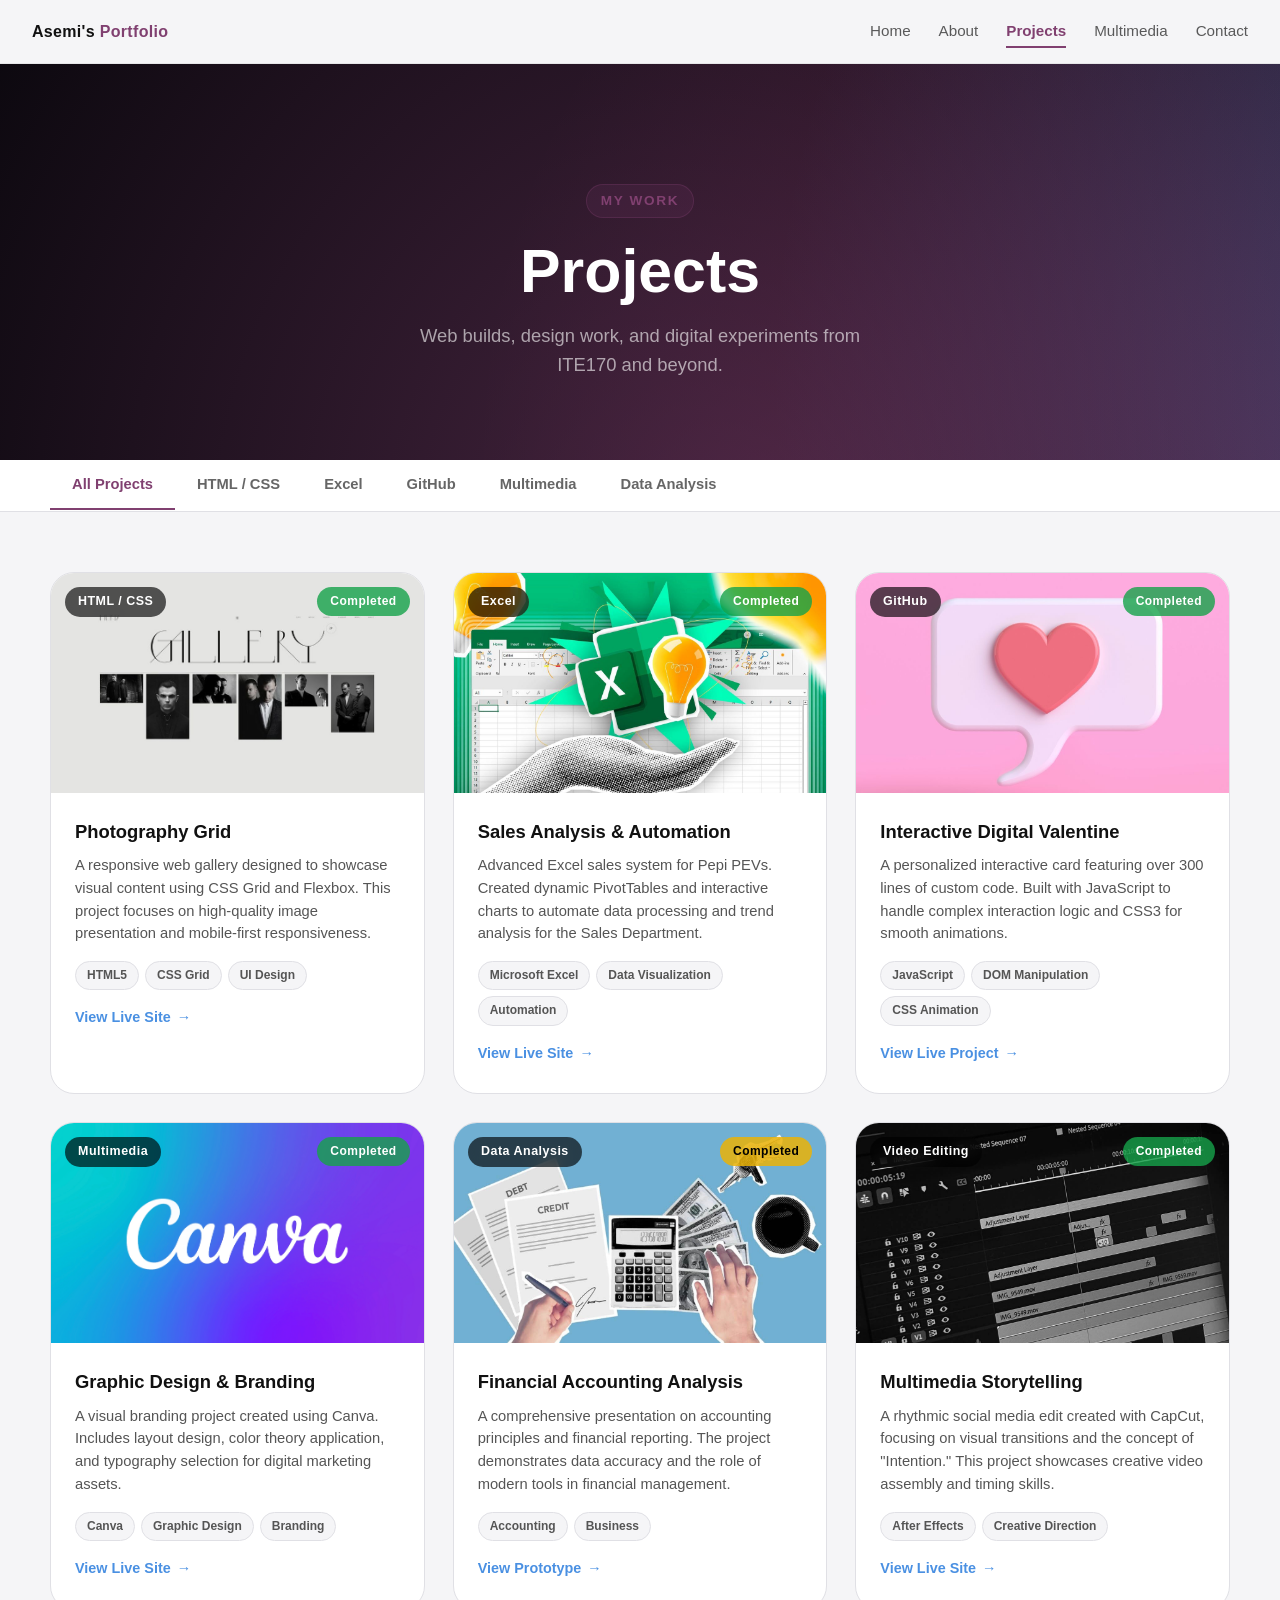
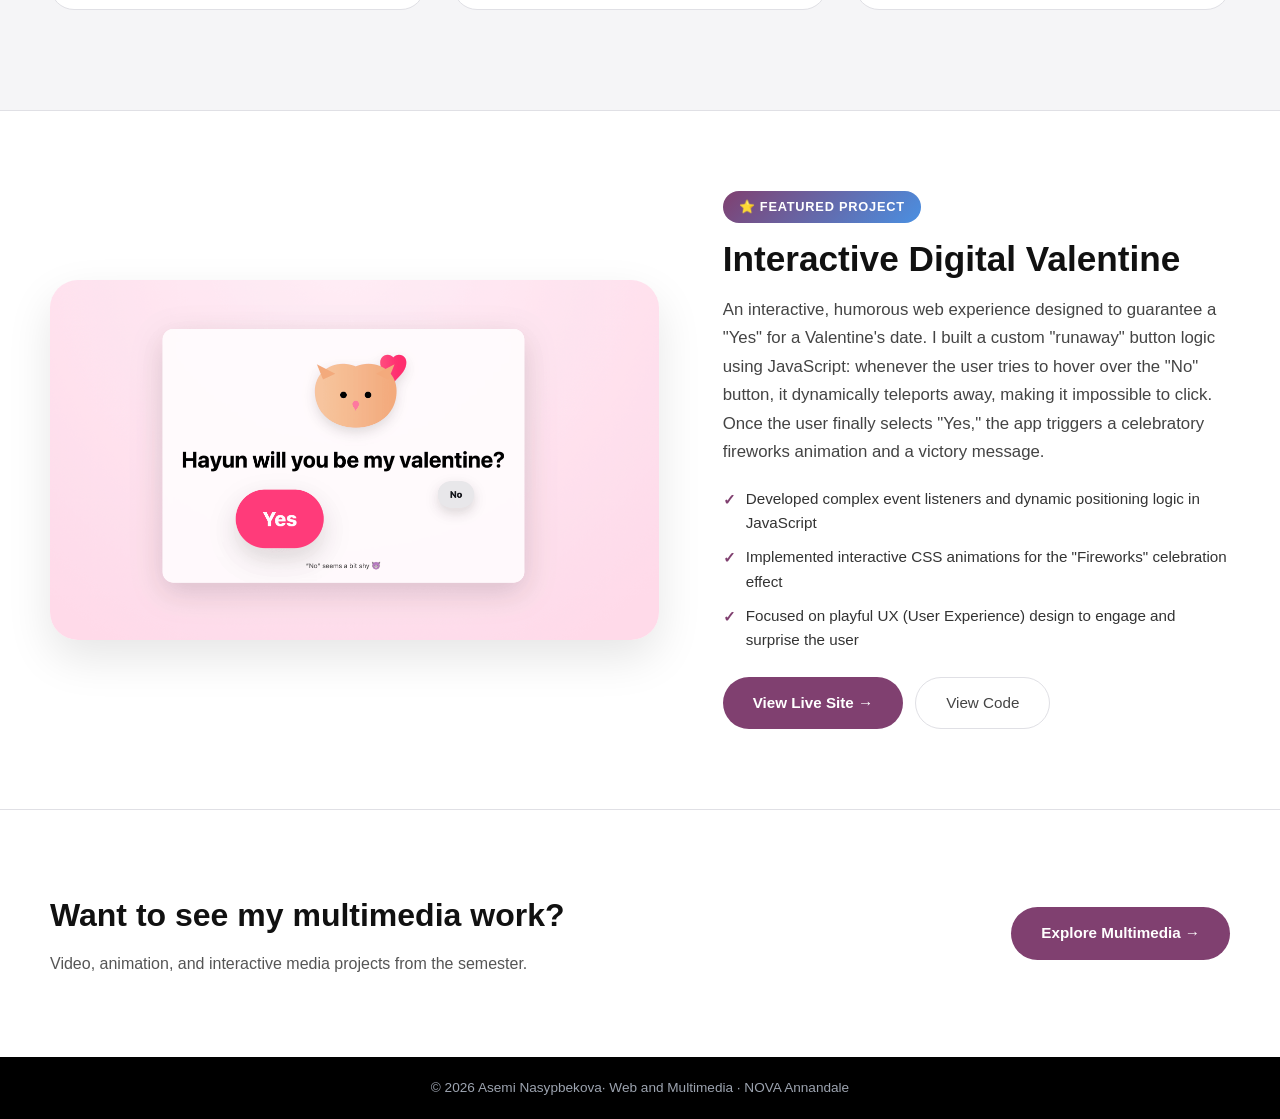
<file: projects.html>
<!DOCTYPE html>
<html lang="en">
<head>
  <meta charset="UTF-8" />
  <meta name="viewport" content="width=device-width, initial-scale=1.0" />
  <title>Projects – Asemi's Portfolio</title>

  <!-- ============================================================
    ★ HOW TO FIND CSS FOR THIS PAGE  (read me!)
    ──────────────────────────────────────────────────────────
    All styles for this page live in:  css/projects.css

    TO FIND THE STYLE FOR AN ELEMENT ON THIS PAGE:

      1. Look at the element in the HTML and find its class.
         Example:  <section class="page-hero">
         The class is:  page-hero

      2. Open css/projects.css

      3. Press Cmd+F (Mac) or Ctrl+F (Windows) to search.
         IMPORTANT — put a DOT before the class name:
           Search:  .page-hero   ← correct (usually 1 rule)
           Search:  page-hero    ← too many matches
           Search:  hero         ← way too many matches

    PAGE SECTIONS (in order they appear in css/projects.css):

      1. VARIABLES & RESET  →  :root, body
      2. HEADER             →  header, .brand, .desktop-nav
      3. PAGE HERO          →  .page-hero, .page-hero h1
      4. FILTER BAR         →  .filter-bar, .filter-btn
      5. PROJECT CARDS      →  .project-card, .card-body
      6. FEATURED PROJECT   →  .featured-project, .featured-visual
      7. CTA & FOOTER       →  .cta-band, footer
      8. ANIMATIONS         →  @keyframes, @media queries

    TIP: Jump to a section by searching for the number with a
    period (e.g. "4.") or the section title (e.g. "HERO").
  ============================================================ -->
  <link rel="stylesheet" href="css/projects.css" />
</head>

<body>

  <!-- ── HEADER ── -->
  <header>
    <a class="brand" href="index.html">Asemi's<span> Portfolio</span></a>
    <nav class="desktop-nav">
      <a href="index.html">Home</a>
      <a href="about.html">About</a>
      <a href="projects.html" class="active">Projects</a>
      <a href="multimedia.html">Multimedia</a>
      <a href="contact.html">Contact</a>
    </nav>
    <button class="mobile-toggle" aria-label="Open menu" onclick="toggleMobileNav()"><span></span></button>
  </header>

  <nav class="mobile-nav" id="mobileNav">
    <a href="index.html"      onclick="toggleMobileNav()">Home</a>
    <a href="about.html"      onclick="toggleMobileNav()">About</a>
    <a href="projects.html" class="active" onclick="toggleMobileNav()">Projects</a>
    <a href="multimedia.html" onclick="toggleMobileNav()">Multimedia</a>
    <a href="contact.html"    onclick="toggleMobileNav()">Contact</a>
  </nav>

  <main style="padding-top:64px;">

    <!-- ── PAGE HERO ──
      Pick ONE background style by setting the section's class:
         class="page-hero hero-gradient"  →  animated gradient (no asset)
         class="page-hero hero-image"     →  uncomment the <img>  below
         class="page-hero hero-video"     →  uncomment the <video> below
      Only ONE media element should be active at a time.
    ── -->
    <section class="page-hero hero-gradient">

      <!-- (B) IMAGE OPTION — uncomment, set class="page-hero hero-image" above
      <img
        class="page-hero-media"
        src="https://placehold.co/1920x1080?text=Projects+Hero"
        alt="" aria-hidden="true" />
      -->

      <!-- (C) VIDEO OPTION — uncomment, set class="page-hero hero-video" above
      <video
        class="page-hero-media"
        autoplay muted loop playsinline
        poster="https://placehold.co/1920x1080?text=Projects+Hero+Video">
        <source src="https://www.w3schools.com/html/mov_bbb.mp4" type="video/mp4" />
      </video>
      -->

      <div class="page-hero-content">
        <span class="page-hero-eyebrow">My Work</span>
        <h1>Projects</h1>
        <p>Web builds, design work, and digital experiments from ITE170 and beyond.</p>
      </div>
    </section>

    <!-- ── FILTER BAR ──
      Clicking a button shows only cards with matching data-category.
      "All" shows everything.
      ★ Add or remove category buttons to match YOUR project types ★
    ── -->
    <div class="filter-bar">
      <div class="filter-inner">
        <button class="filter-btn active" data-filter="all" onclick="filterProjects(this,'all')">All Projects</button>
        <button class="filter-btn" data-filter="html-css"   onclick="filterProjects(this,'html-css')">HTML / CSS</button>
        <button class="filter-btn" data-filter="tailwind"   onclick="filterProjects(this,'tailwind')">Excel</button>
        <button class="filter-btn" data-filter="javascript" onclick="filterProjects(this,'javascript')">GitHub</button>
        <button class="filter-btn" data-filter="multimedia" onclick="filterProjects(this,'multimedia')">Multimedia</button>
        <button class="filter-btn" data-filter="design"     onclick="filterProjects(this,'design')">Data Analysis</button>
      </div>
    </div>

    <!-- ── PROJECT CARDS ──
      Each card has a data-category attribute that matches filter buttons.
      ★ REPLACE every placeholder below with your REAL projects ★

      ── CARD THUMB OPTIONS ──
      Each card's media area can use ONE of three styles:

      (A) GRADIENT / COLOR  — no asset required
          <div class="card-thumb thumb-gradient"
               style="--thumb-grad: linear-gradient(135deg,#804070,#4a1040);">
            ...badges...
          </div>

      (B) IMAGE  — drop in a screenshot or photo
          <div class="card-thumb thumb-image">
            <img class="thumb-media" src="https://placehold.co/600x400?text=Project+1" alt="..." />
            ...badges...
          </div>

      (C) VIDEO  — silent looping clip (great for motion projects)
          <div class="card-thumb thumb-video">
            <video class="thumb-media" autoplay muted loop playsinline
                   poster="https://placehold.co/600x400?text=Project+1+Video">
              <source src="https://www.w3schools.com/html/mov_bbb.mp4" type="video/mp4" />
            </video>
            ...badges...
          </div>
    ── -->
    <section class="projects-section">
      <div class="projects-grid" id="projectsGrid">

        <!-- ──────────────────────────────────────────────
          PROJECT 1  ·  EXAMPLE: GRADIENT thumb
          ★ Replace: screenshot, category, title, description, tech tags, and live URL
        ────────────────────────────────────────────── -->
        <a class="project-card fade-up" data-category="html-css" href="https://canva.link/5rnlq83n9zaijet" aria-label="View Project 1">
          <div class="card-thumb thumb-gradient"
               style="--thumb-grad: linear-gradient(135deg,#804070,#4a1040);">
               <img class="thumb-media"
                 src="images/Gall.jpeg"
                 alt="Design" >
            <span class="card-tag">HTML / CSS</span>
            <span class="card-status done">Completed</span>
          </div>
          <div class="card-body">
            <h3>Photography Grid</h3>
            <p>
              A responsive web gallery designed to showcase visual content using CSS Grid and Flexbox.
               This project focuses on high-quality image presentation and mobile-first responsiveness.
            </p>
            <div class="card-tags">
              <span class="tech-tag">HTML5</span>
              <span class="tech-tag">CSS Grid</span>
              <span class="tech-tag">UI Design</span>
            </div>
            <!-- ★ Replace # with your actual Netlify URL -->
            <span class="card-link">View Live Site <span>→</span></span>
          </div>
        </a>

        <!-- PROJECT 2  ·  EXAMPLE: IMAGE thumb
             Replace src with your real screenshot. Until then, the dark
             card-thumb background shows through if the image fails to load. -->
        <a class="project-card fade-up" data-category="tailwind" href="https://docs.google.com/spreadsheets/d/18noDC2-Ad_JngzOitBz_Pb-3XPdlRBu5/edit?usp=sharing&ouid=112107064921114248010&rtpof=true&sd=true" aria-label="View Project 2">
          <div class="card-thumb thumb-image"
               style="--thumb-grad: linear-gradient(135deg,#1a0f2e,#4a90e2); background: var(--thumb-grad);">
          
            <img class="thumb-media"
                 src="images/excel.jpeg"
                 alt="Excel Project" >

            <span class="card-tag">Excel</span>
            <span class="card-status done">Completed</span>
          </div>
          <div class="card-body">
            <h3> Sales Analysis & Automation</h3>
            <p> Advanced Excel sales system for Pepi PEVs. 
              Created dynamic PivotTables and interactive charts to automate data processing and trend analysis for the Sales Department.
              
            </p>
            <div class="card-tags">
              <span class="tech-tag">Microsoft Excel</span>
              <span class="tech-tag">Data Visualization</span>
              <span class="tech-tag">Automation</span>
            </div>
           <span class="card-link">View Live Site <span>→</span></span>
          </div>
        </a>

        <!-- PROJECT 3  ·  EXAMPLE: VIDEO thumb
             Use a short, silent, looping clip (5–10s) that previews the project.
             A poster image shows before the video loads. -->
        <a class="project-card fade-up" data-category="javascript" href="https://aseminasypbek-lang.github.io/blabla/" aria-label="View Project 3">
          <div class="card-thumb thumb-video"
               style="--thumb-grad: linear-gradient(135deg,#0f2040,#1a0f2e); background: var(--thumb-grad);">
           
            <img class="thumb-media"
                    src="images/valant.jpeg"
                    alt="Interactive Digital Valentine Screenshot" />
            <span class="card-tag">GitHub</span>
            <span class="card-status done">Completed</span>
          </div>
          <div class="card-body">
            <h3>Interactive Digital Valentine</h3>
            <p>
               A personalized interactive card featuring over 300 lines of custom code. 
               Built with JavaScript to handle complex interaction logic and CSS3 for smooth animations.
            </p>
            <div class="card-tags">
              <span class="tech-tag">JavaScript</span>
              <span class="tech-tag">DOM Manipulation</span>
              <span class="tech-tag">CSS Animation </span>
            </div>
            <span class="card-link">View Live Project <span>→</span></span>
          </div>
        </a>

        <!-- PROJECT 4  ·  Using GRADIENT (swap to thumb-image / thumb-video any time) -->
        <a class="project-card fade-up" data-category="multimedia" href="https://canva.link/5y57tr0xcn9zv8f" aria-label="View Project 4">
          <div class="card-thumb thumb-gradient"
               style="--thumb-grad: linear-gradient(135deg,#2a0f20,#804070);">
          <img class="thumb-media"
                 src="images/canvaLogo.png"
                 alt="Canva Project" >
            <span class="card-tag">Multimedia</span>
            <span class="card-status done">Completed</span>
          </div>
          <div class="card-body">
            <h3>Graphic Design & Branding</h3>
            <p>
              A visual branding project created using Canva. 
              Includes layout design, color theory application, and typography selection for digital marketing assets.
            </p>
            <div class="card-tags">
              <span class="tech-tag">Canva</span>
              <span class="tech-tag">Graphic Design</span>
              <span class="tech-tag">Branding</span>
            </div>
            <span class="card-link">View Live Site <span>→</span></span>
          </div>
        </a>

        <!-- PROJECT 5  ·  Using GRADIENT (swap to thumb-image / thumb-video any time) -->
        <a class="project-card fade-up" data-category="design" href="https://docs.google.com/presentation/d/1tmJPMqawceEa2HFfuc8p_AUn60IttBkQ/edit?usp=sharing&ouid=112107064921114248010&rtpof=true&sd=true" aria-label="View Project 5">
          <div class="card-thumb thumb-gradient"
               style="--thumb-grad: linear-gradient(135deg,#0f1a40,#1a4070);">
               <img class="thumb-media"
                 src="images/acc.jpeg"
                 alt="Accounting" >
            <span class="card-tag">Data Analysis</span>
            <span class="card-status progress">Completed</span>
          </div>
          <div class="card-body">
            <h3>Financial Accounting Analysis</h3>
            <p>
              A comprehensive presentation on accounting principles and financial reporting. 
              The project demonstrates data accuracy and the role of modern tools in financial management.
            </p>
            <div class="card-tags">
              <span class="tech-tag">Accounting</span>
              <span class="tech-tag">Business</span>
            </div>
            <span class="card-link">View Prototype <span>→</span></span>
          </div>
        </a>

        <!-- PROJECT 6  ·  Add more projects as needed! -->
        <a class="project-card fade-up" data-category="html-css" href="media/v2.mp4" aria-label="View Project 6">
          <div class="card-thumb thumb-gradient"
               style="--thumb-grad: linear-gradient(135deg,#1a2040,#0f2030);">
               <img class="thumb-media"
                 src="images/editingIMjpeg.jpeg"
                 alt="Editing" >
            <span class="card-tag">Video Editing</span>
            <span class="card-status done">Completed</span>
          </div>
          <div class="card-body">
            <h3>Multimedia Storytelling</h3>
            <p>
              A rhythmic social media edit created with CapCut, focusing on visual transitions and the concept of "Intention." 
              This project showcases creative video assembly and timing skills.
            </p>
            <div class="card-tags">
              <span class="tech-tag">After Effects</span>
              <span class="tech-tag">Creative Direction</span>
            </div>
            <span class="card-link">View Live Site <span>→</span></span>
          </div>
        </a>

      </div><!-- end .projects-grid -->
    </section>

    <!-- ── FEATURED PROJECT ──
      Highlight your BEST project with a larger, more detailed section.
      ★ Replace with your proudest ITE 170 achievement ★
    ── -->
    <section class="featured-project">
      <div class="featured-inner fade-up">

        <!-- LEFT: Screenshot or visual -->
        <div class="featured-visual">
            <img src="images/Screenshot2.png" alt="Featured Project" />
        </div>

        <!-- RIGHT: Project details -->
        <div class="featured-text">
          <div class="featured-badge">⭐ Featured Project</div>

          <!-- ★ Replace with your best project name -->
          <h2>Interactive Digital Valentine</h2>

          <!-- ★ Replace with a detailed description -->
          <p>  An interactive, humorous web experience designed to guarantee a "Yes" for a Valentine's date. 
              I built a custom "runaway" button logic using JavaScript: whenever the user tries to hover over the "No" button, 
               it dynamically teleports away, making it impossible to click. Once the user finally selects "Yes," 
              the app triggers a celebratory fireworks animation and a victory message.
            
          </p>

          <!-- What you learned / achieved -->
          <ul class="outcomes">
            <!-- ★ Replace with YOUR actual outcomes from this project -->
            <li>Developed complex event listeners and dynamic positioning logic in JavaScript</li>
            <li>Implemented interactive CSS animations for the "Fireworks" celebration effect</li>
            <li>Focused on playful UX (User Experience) design to engage and surprise the user</li>
          </ul>

          <!-- Action buttons -->
          <div style="display:flex;gap:12px;flex-wrap:wrap;margin-top:8px;">
            <!-- ★ Replace # with your live URL -->
            <a href="https://aseminasypbek-lang.github.io/blabla/" class="btn-primary">View Live Site →</a>
            <!-- ★ Replace # with GitHub link if you have one -->
            <a href="https://github.com/aseminasypbek-lang/blabla/blob/main/index.html" class="btn-secondary">View Code</a>
          </div>
        </div>

      </div>
    </section>

    <!-- ── CTA ── -->
    <section class="cta-band">
      <div class="cta-inner fade-up">
        <div class="cta-text">
          <h2>Want to see my multimedia work?</h2>
          <p>Video, animation, and interactive media projects from the semester.</p>
        </div>
        <a href="multimedia.html" class="btn-primary">Explore Multimedia →</a>
      </div>
    </section>

  </main>

  <footer>
    <p>© 2026 Asemi Nasypbekova· Web and Multimedia · NOVA Annandale</p>
  </footer>

  <script>
    // ── MOBILE NAV ──
    function toggleMobileNav() {
      document.getElementById("mobileNav").classList.toggle("open");
    }
    document.addEventListener("click", function(e) {
      const nav = document.getElementById("mobileNav");
      const toggle = document.querySelector(".mobile-toggle");
      if (!nav.contains(e.target) && !toggle.contains(e.target)) nav.classList.remove("open");
    });

    // ── PROJECT FILTER ──
    // When a filter button is clicked, loop through all .project-card elements.
    // If the card's data-category matches the filter, show it; otherwise hide it.
    function filterProjects(btn, category) {
      // 1. Update button styling — remove active from all, add to clicked
      document.querySelectorAll(".filter-btn").forEach(function(b) {
        b.classList.remove("active");
      });
      btn.classList.add("active");

      // 2. Show/hide cards based on their data-category attribute
      document.querySelectorAll(".project-card").forEach(function(card) {
        if (category === "all") {
          // "All" shows every card
          card.classList.remove("hidden");
        } else if (card.dataset.category === category) {
          // Matching category — show it
          card.classList.remove("hidden");
        } else {
          // Does not match — hide it
          card.classList.add("hidden");
        }
      });
    }

    // ── SCROLL ANIMATIONS ──
    const observer = new IntersectionObserver(
      function(entries) {
        entries.forEach(function(entry) {
          if (entry.isIntersecting) { entry.target.classList.add("visible"); observer.unobserve(entry.target); }
        });
      },
      { threshold: 0.08, rootMargin: "0px 0px -40px 0px" }
    );
    document.querySelectorAll(".fade-up").forEach(function(el) { observer.observe(el); });
  </script>

</body>
</html>
</file>
<file: css/projects.css>
/* ============================================================
   1. VARIABLES & RESET — edit :root, *, html, body
   ============================================================ */
    :root {
      --purple: #804070;
      --blue:   #4a90e2;
      --ink:    #111111;
      --light-bg: #f5f5f7;
      --white:  #ffffff;
      --soft-border: #e0e0e5;
      --card-shadow: 0 18px 45px rgba(0,0,0,0.10);
    }
    *, *::before, *::after { margin:0; padding:0; box-sizing:border-box; }
    body {
      font-family: -apple-system, BlinkMacSystemFont, "Segoe UI", Roboto, sans-serif;
      background: var(--light-bg);
      color: var(--ink);
      overflow-x: hidden;
      line-height: 1.6;
    }
    html { scroll-behavior: smooth; }
    img { max-width:100%; display:block; }

/* ============================================================
   2. HEADER — edit header, .brand, .desktop-nav
   ============================================================ */
    header {
      position:fixed; top:0; left:0; width:100%; height:64px;
      background:rgba(245,245,247,0.96); backdrop-filter:blur(20px);
      -webkit-backdrop-filter:blur(20px); border-bottom:1px solid rgba(0,0,0,0.06);
      display:flex; align-items:center; justify-content:space-between;
      padding:0 32px; z-index:1000;
    }
    .brand { font-weight:700; font-size:1rem; letter-spacing:.02em; text-decoration:none; color:var(--ink); }
    .brand span { color:var(--purple); }
    .desktop-nav { display:flex; gap:28px; font-size:.95rem; }
    .desktop-nav a { text-decoration:none; color:#333; opacity:.8; transition:opacity .2s,color .2s; }
    .desktop-nav a:hover { opacity:1; color:var(--blue); }
    .desktop-nav a.active { color:var(--purple); opacity:1; font-weight:600; }
    .mobile-toggle {
      display:none; width:36px; height:36px; border-radius:50%;
      border:1px solid rgba(0,0,0,.15); background:#fff; cursor:pointer;
      align-items:center; justify-content:center; flex-direction:column; gap:4px;
    }
    .mobile-toggle span,.mobile-toggle span::before,.mobile-toggle span::after {
      width:18px; height:2px; background:#111; border-radius:2px; display:block;
    }
    .mobile-toggle span { position:relative; }
    .mobile-toggle span::before { content:""; position:absolute; top:-5px; left:0; }
    .mobile-toggle span::after  { content:""; position:absolute; top:5px;  left:0; }
    .mobile-nav {
      position:fixed; top:0; right:-100%; width:72%; max-width:320px; height:100vh;
      background:rgba(5,5,9,.95); backdrop-filter:blur(20px);
      display:flex; flex-direction:column; padding:96px 32px;
      transition:right .35s ease; z-index:999;
    }
    .mobile-nav.open { right:0; }
    .mobile-nav a { text-decoration:none; color:#fff; font-size:1.5rem; font-weight:600; margin-bottom:1.4rem; transition:color .2s; }
    .mobile-nav a:hover, .mobile-nav a.active { color:var(--purple); }

/* ============================================================
   3. PAGE HERO — edit .page-hero, .page-hero h1
   ============================================================ */
    .page-hero {
      background:#050509; padding:120px 24px 80px;
      text-align:center; position:relative; overflow:hidden;
    }

    .page-hero-media {
      position:absolute; inset:0;
      width:100%; height:100%;
      object-fit:cover;
      z-index:0;
      opacity:.55;
    }

    .page-hero.hero-gradient::before {
      content:""; position:absolute; inset:0;
      background:
        radial-gradient(circle at 30% 60%, rgba(128,64,112,.55), transparent 55%),
        radial-gradient(circle at 70% 40%, rgba(74,144,226,.50), transparent 55%),
        radial-gradient(circle at 50% 50%, rgba(236,72,153,.20), transparent 60%);
      background-size:200% 200%;
      animation: pj-aurora 14s ease-in-out infinite alternate;
      z-index:0;
    }
    @keyframes pj-aurora {
      0%   { background-position:   0% 0%, 100% 100%, 50% 50%; }
      100% { background-position: 100% 100%,  0%  0%, 50% 50%; }
    }

    .page-hero.hero-image::after,
    .page-hero.hero-video::after {
      content:""; position:absolute; inset:0;
      background: linear-gradient(180deg,
        rgba(5,5,9,.55) 0%,
        rgba(5,5,9,.75) 100%);
      z-index:1;
    }

    .page-hero-content { position:relative; z-index:2; max-width:700px; margin:0 auto; }
    .page-hero-eyebrow {
      display:inline-block; font-size:.85rem; font-weight:600; letter-spacing:.12em;
      text-transform:uppercase; color:var(--purple); background:rgba(128,64,112,.15);
      border:1px solid rgba(128,64,112,.3); padding:5px 14px; border-radius:999px; margin-bottom:20px;
    }
    .page-hero h1 { font-size:clamp(2.4rem,5vw,3.8rem); font-weight:800; color:#fff; line-height:1.1; margin-bottom:16px; }
    .page-hero p  { font-size:1.15rem; color:rgba(255,255,255,.6); max-width:500px; margin:0 auto; }

/* ============================================================
   4. FILTER BAR — edit .filter-bar, .filter-btn
   ============================================================ */
    .filter-bar {
      background:var(--white);
      border-bottom:1px solid var(--soft-border);
      padding:0 24px;
      position:sticky;
      top:64px;
      z-index:100;
    }
    .filter-inner {
      max-width:1180px; margin:0 auto;
      display:flex; gap:0; overflow-x:auto; padding-bottom:1px;
    }

    .filter-btn {
      padding:16px 22px; border:none; background:none;
      font-size:.92rem; font-weight:600; color:#666;
      cursor:pointer; white-space:nowrap;
      border-bottom:2px solid transparent;
      transition:color .2s, border-color .2s;
    }
    .filter-btn:hover { color:var(--purple); }

    .filter-btn.active { color:var(--purple); border-bottom-color:var(--purple); }

/* ============================================================
   5. PROJECTS — edit .projects-section, .project-card
   ============================================================ */
    .projects-section {
      padding:60px 24px 100px;
      background:var(--light-bg);
    }

    .projects-grid {
      max-width:1180px; margin:0 auto;
      display:grid; grid-template-columns:repeat(auto-fill,minmax(320px,1fr));
      gap:28px;
    }

    .project-card {
      background:var(--white); border-radius:24px;
      border:1px solid var(--soft-border); overflow:hidden;
      transition:transform .3s ease, box-shadow .3s ease;
      text-decoration:none; color:inherit; display:block;
    }
    .project-card:hover {
      transform:translateY(-8px);
      box-shadow:var(--card-shadow);
    }

    .card-thumb {
      height:220px; position:relative; overflow:hidden;
      background:#1a0f2e;
    }

    .card-thumb.thumb-gradient {
      background: var(--thumb-grad, linear-gradient(135deg,#1a0f2e,#0f1a3e));
    }

    .card-thumb .thumb-media {
      width:100%; height:100%; object-fit:cover; display:block;
      transition: transform .4s ease;
    }
    .project-card:hover .card-thumb .thumb-media { transform: scale(1.05); }

    .card-thumb.thumb-video .thumb-media { background:#000; }

    .card-thumb > img { width:100%; height:100%; object-fit:cover; transition:transform .4s ease; }
    .project-card:hover .card-thumb > img { transform:scale(1.05); }

    .card-tag {
      position:absolute; top:14px; left:14px;
      padding:5px 13px; border-radius:999px;
      background:rgba(0,0,0,.65); color:#fff;
      font-size:.78rem; font-weight:600; letter-spacing:.04em;
      backdrop-filter:blur(8px);
    }

    .card-status {
      position:absolute; top:14px; right:14px;
      padding:5px 13px; border-radius:999px;
      font-size:.75rem; font-weight:700; letter-spacing:.04em;
    }
    .card-status.done     { background:rgba(22,163,74,.8);  color:#fff; }
    .card-status.progress { background:rgba(234,179,8,.85); color:#000; }
    .card-status.planned  { background:rgba(0,0,0,.5);      color:#fff; }

    .card-body { padding:24px 24px 28px; }
    .card-body h3 { font-size:1.15rem; font-weight:700; margin-bottom:8px; }
    .card-body p  { font-size:.92rem; color:#555; line-height:1.55; margin-bottom:16px; }

    .card-tags { display:flex; flex-wrap:wrap; gap:6px; }
    .tech-tag {
      padding:4px 11px; border-radius:999px;
      background:var(--light-bg); border:1px solid var(--soft-border);
      font-size:.75rem; font-weight:600; color:#555;
    }

    .card-link {
      display:inline-flex; align-items:center; gap:6px; margin-top:16px;
      font-size:.9rem; font-weight:600; color:var(--blue); text-decoration:none;
      transition:color .2s, gap .2s;
    }
    .card-link:hover { color:var(--purple); gap:10px; }

/* ============================================================
   6. FEATURED PROJECT — edit .featured-project, .featured-visual
   ============================================================ */
    .featured-project {
      background:var(--white);
      border-top:1px solid var(--soft-border);
      padding:80px 24px;
    }
    .featured-inner {
      max-width:1180px; margin:0 auto;
      display:grid; grid-template-columns:1.2fr 1fr; gap:64px; align-items:center;
    }

    .featured-visual {
      border-radius:28px; overflow:hidden;
      box-shadow:var(--card-shadow);
    }
    .featured-visual img {
      width:100%; display:block; object-fit:cover;
      min-height:360px;
      background:linear-gradient(135deg,#1a0f2e,#1a2040);
    }

    .featured-placeholder {
      width:100%; min-height:360px;
      background:linear-gradient(135deg,#1a0f2e,#0a1a40);
      display:flex; flex-direction:column; align-items:center; justify-content:center;
      gap:12px; color:rgba(255,255,255,.3); text-align:center; padding:24px;
    }
    .featured-placeholder span { font-size:3rem; }

    .featured-text { display:flex; flex-direction:column; gap:16px; }
    .featured-badge {
      display:inline-flex; align-items:center; gap:8px;
      background:linear-gradient(135deg,var(--purple),var(--blue));
      color:#fff; padding:6px 16px; border-radius:999px;
      font-size:.8rem; font-weight:700; letter-spacing:.06em; text-transform:uppercase;
      width:fit-content;
    }
    .featured-text h2 { font-size:2.2rem; font-weight:800; line-height:1.15; }
    .featured-text p  { font-size:1.05rem; color:#444; line-height:1.7; }

    .outcomes { list-style:none; display:flex; flex-direction:column; gap:10px; margin-top:4px; }
    .outcomes li {
      display:flex; align-items:flex-start; gap:10px;
      font-size:.95rem; color:#333;
    }
    .outcomes li::before {
      content:"✓";
      color:var(--purple); font-weight:700; flex-shrink:0; margin-top:1px;
    }

    .btn-primary {
      display:inline-block; padding:14px 30px; border-radius:999px;
      background:var(--purple); color:#fff; text-decoration:none;
      font-weight:600; font-size:.95rem; transition:background .25s,transform .25s;
      width:fit-content;
    }
    .btn-primary:hover { background:#6c2c5d; transform:translateY(-3px); }
    .btn-secondary {
      display:inline-block; padding:13px 30px; border-radius:999px;
      border:1.5px solid var(--soft-border); color:#444; text-decoration:none;
      font-weight:500; font-size:.95rem; transition:border-color .25s,color .25s,transform .25s;
    }
    .btn-secondary:hover { border-color:#aaa; color:#111; transform:translateY(-3px); }

/* ============================================================
   7. CTA & FOOTER — edit .cta-band, footer
   ============================================================ */
    .cta-band { background:var(--white); border-top:1px solid var(--soft-border); padding:80px 24px; }
    .cta-inner {
      max-width:1180px; margin:0 auto;
      display:flex; justify-content:space-between; align-items:center; gap:32px; flex-wrap:wrap;
    }
    .cta-text h2 { font-size:2rem; font-weight:800; margin-bottom:10px; }
    .cta-text p  { color:#555; max-width:480px; }
    footer { background:#000; color:#9ca3af; text-align:center; padding:20px; font-size:.85rem; }

/* ============================================================
   8. ANIMATIONS & RESPONSIVE — edit @keyframes, @media
   ============================================================ */
    .fade-up { opacity:0; transform:translateY(40px); transition:opacity .8s ease,transform .8s ease; }
    .fade-up.visible { opacity:1; transform:translateY(0); }
    .fade-up:nth-child(2) { transition-delay:.1s; }
    .fade-up:nth-child(3) { transition-delay:.2s; }
    .fade-up:nth-child(4) { transition-delay:.3s; }

    .project-card.hidden { display:none; }

    @media(max-width:900px){
      .desktop-nav { display:none; }
      .mobile-toggle { display:flex; }
      .featured-inner { grid-template-columns:1fr; }
      .cta-inner { flex-direction:column; text-align:center; }
    }

    @keyframes pj-float {
      0%,100% { transform: translateY(0); }
      50%     { transform: translateY(-5px); }
    }
    @keyframes pj-pulse-glow {
      0%,100% { box-shadow: 0 0 0 0 rgba(128,64,112,0.5); }
      50%     { box-shadow: 0 0 0 8px rgba(128,64,112,0); }
    }

    .desktop-nav a { position: relative; }
    .desktop-nav a::after {
      content: ""; position: absolute; left: 50%; bottom: -4px;
      width: 0; height: 2px; background: var(--blue);
      transition: width .3s ease, left .3s ease;
    }
    .desktop-nav a:hover::after,
    .desktop-nav a.active::after { width: 100%; left: 0; }
    .desktop-nav a.active::after { background: var(--purple); }

    .brand span { transition: color .3s ease; }
    .brand:hover span { color: var(--blue); }

    .section-label { position: relative; padding-left: 16px; }
    .section-label::before {
      content: ""; position: absolute; left: 0; top: 50%;
      width: 8px; height: 8px; border-radius: 50%;
      background: var(--accent); transform: translateY(-50%);
      animation: pj-pulse-glow 2.2s ease-out infinite;
    }

    .page-hero-eyebrow { animation: pj-float 4s ease-in-out infinite; }

    .filter-btn {
      transition: background .25s ease, color .25s ease,
                  border-color .25s ease, transform .2s ease;
    }
    .filter-btn:hover { transform: translateY(-2px); }

    .project-card {
      transition: transform .35s cubic-bezier(.2,.8,.2,1),
                  box-shadow .35s ease, border-color .35s ease;
    }
    .project-card:hover {
      transform: translateY(-6px);
      border-color: rgba(128,64,112,0.35);
      box-shadow:
        0 18px 40px rgba(0,0,0,0.10),
        0 0 0 3px rgba(128,64,112,0.08);
    }
    .card-thumb { overflow: hidden; }
    .card-thumb img { transition: transform .45s ease; }
    .project-card:hover .card-thumb img { transform: scale(1.05); }

    .card-tag { transition: transform .3s ease, background .3s ease; }
    .project-card:hover .card-tag {
      transform: translateY(-2px) scale(1.05);
      background: var(--accent);
    }

    .tech-tag { transition: background .25s ease, color .25s ease; }

    .featured-visual {
      transition: transform .5s cubic-bezier(.2,.8,.2,1),
                  box-shadow .5s ease;
    }
    .featured-visual:hover {
      transform: perspective(900px) rotateY(-3deg) rotateX(2deg) translateY(-4px);
    }
    .featured-badge { animation: pj-float 4s ease-in-out infinite; }

    .btn-primary { position: relative; overflow: hidden; }
    .btn-primary::before {
      content: ""; position: absolute; top: 0; left: -120%;
      width: 60%; height: 100%;
      background: linear-gradient(120deg,
        transparent 0%, rgba(255,255,255,0.3) 50%, transparent 100%);
      transition: left .7s ease;
    }
    .btn-primary:hover::before { left: 140%; }

    .mobile-toggle .bar { transition: transform .3s ease; }
    .mobile-toggle:hover .bar { transform: scaleX(.7); }
    .mobile-nav a {
      opacity: 0; transform: translateX(20px);
      transition: color .2s, padding-left .2s,
                  opacity .4s ease, transform .4s ease;
    }
    .mobile-nav.open a { opacity: 1; transform: translateX(0); }
    .mobile-nav.open a:nth-of-type(1) { transition-delay: .10s; }
    .mobile-nav.open a:nth-of-type(2) { transition-delay: .16s; }
    .mobile-nav.open a:nth-of-type(3) { transition-delay: .22s; }
    .mobile-nav.open a:nth-of-type(4) { transition-delay: .28s; }
    .mobile-nav.open a:nth-of-type(5) { transition-delay: .34s; }

    @media (prefers-reduced-motion: reduce) {
      *, *::before, *::after {
        animation-duration: 0.001ms !important;
        animation-iteration-count: 1 !important;
        transition-duration: 0.001ms !important;
      }
    }
</file>
